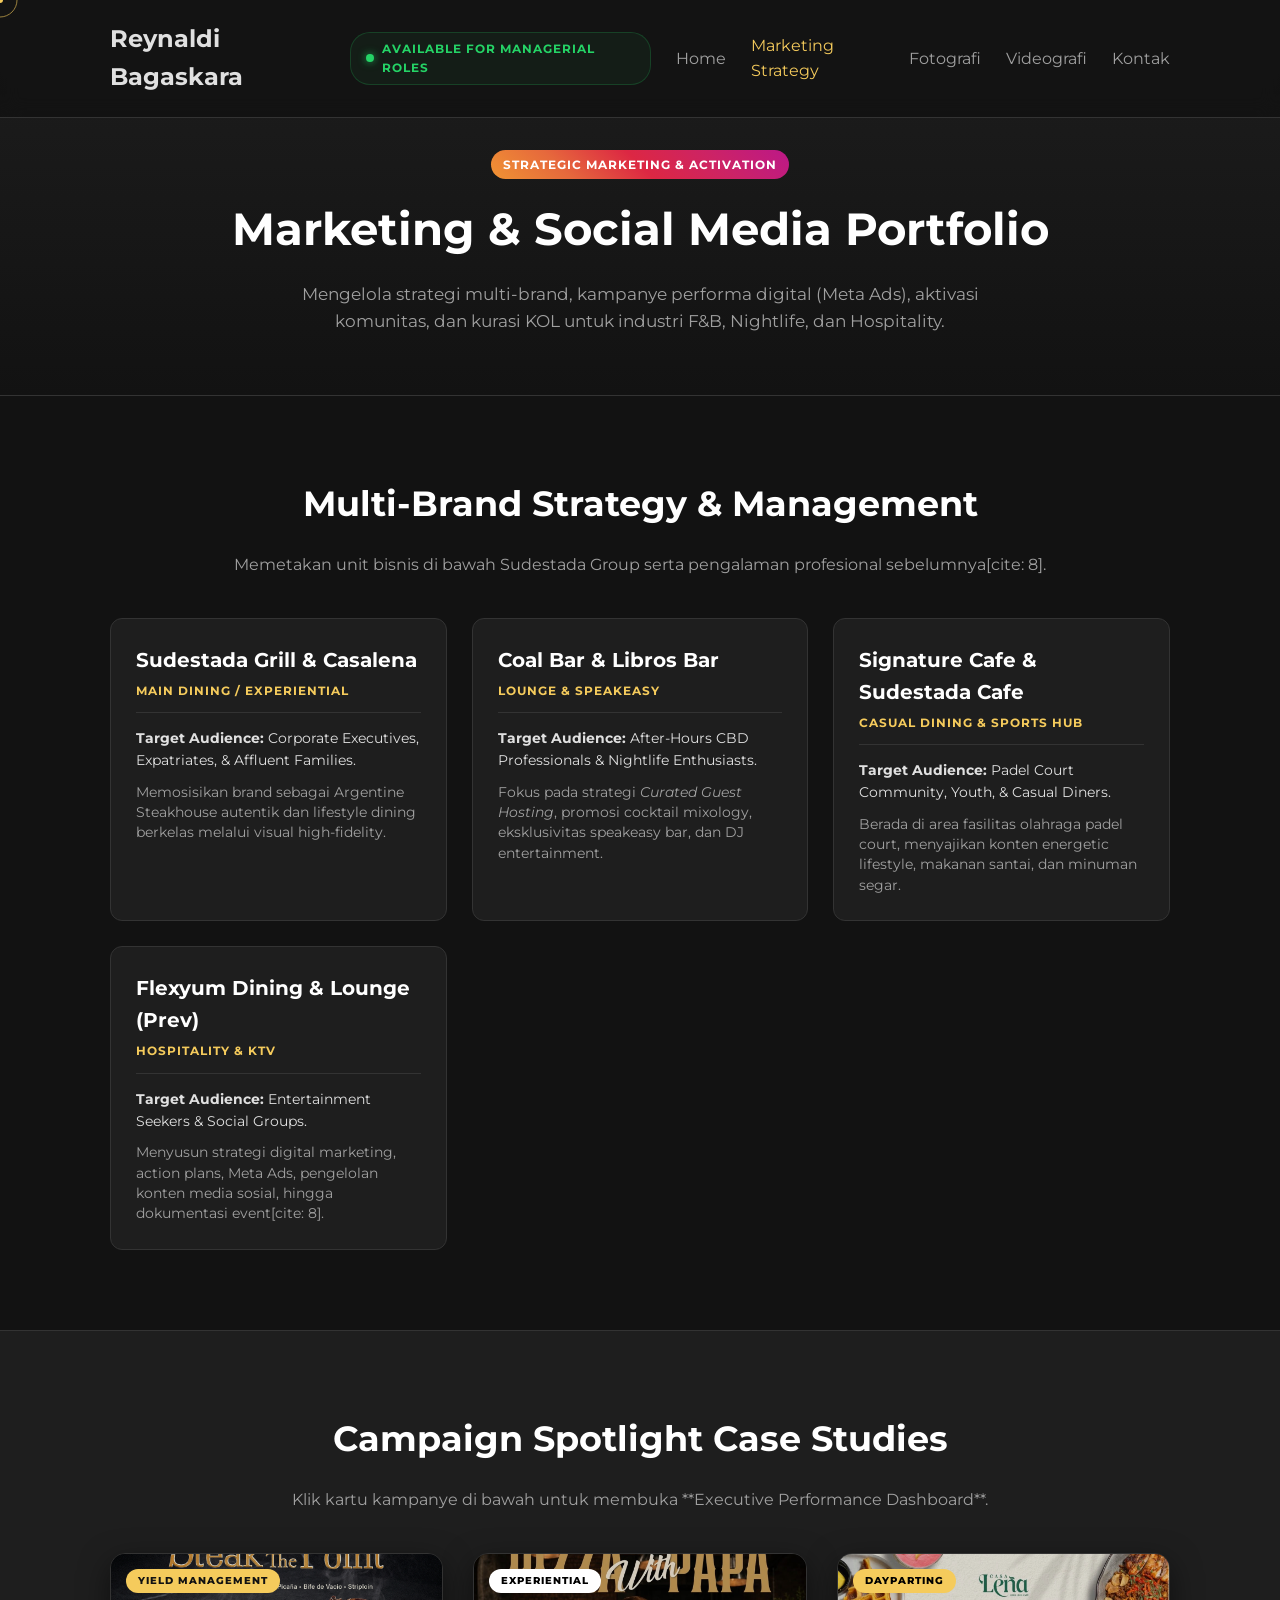
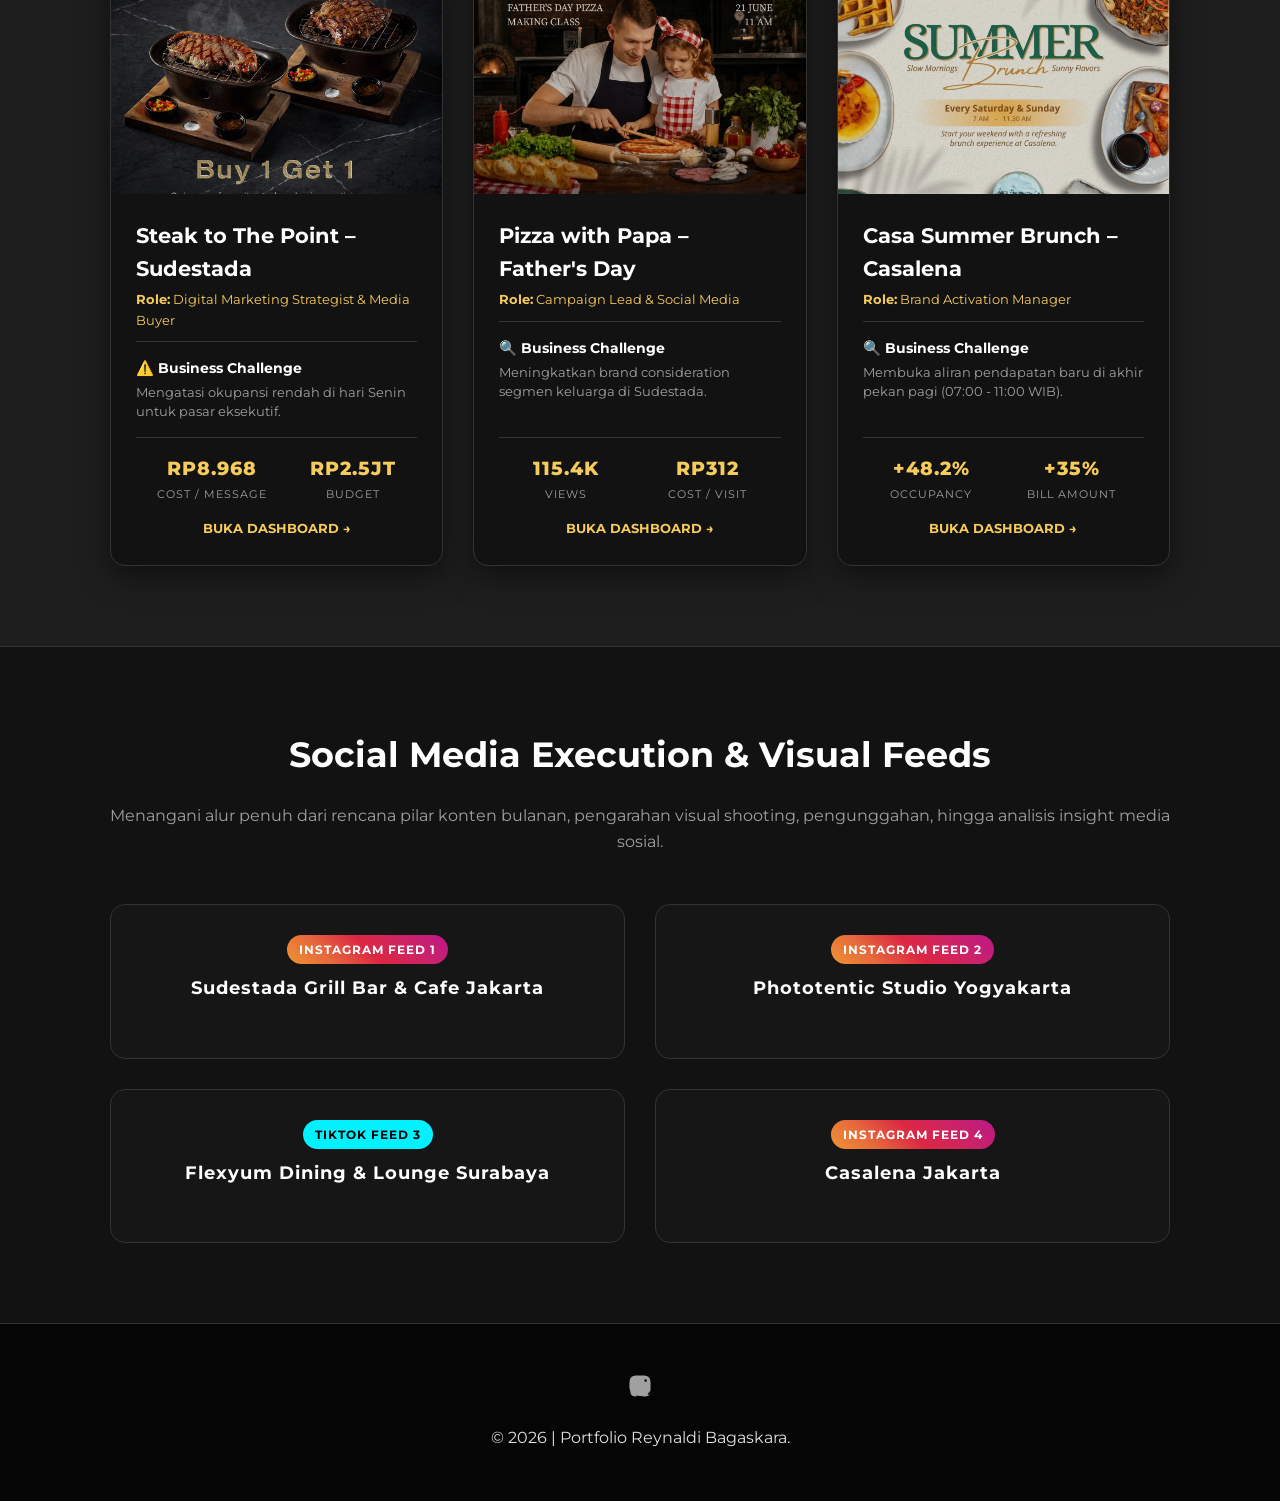
<file: marketing.html>
<!DOCTYPE html>
<html lang="id">
<head>
    <meta charset="UTF-8">
    <meta name="viewport" content="width=device-width, initial-scale=1.0">
    <title>Marketing & Social Media Portfolio - Reynaldi Bagaskara</title>
    <link href="https://fonts.googleapis.com/css2?family=Montserrat:wght@300;400;600;700;800&display=swap" rel="stylesheet">
    <link rel="stylesheet" href="style.css">
    <link href="https://unpkg.com/aos@2.3.1/dist/aos.css" rel="stylesheet">
</head>
<body>
    <div id="premium-loader">
        <div class="loader-content">
            <span class="loader-name">REYNALDI BAGASKARA</span>
            <span class="loader-title">Marketing Strategy & Brand Activation</span>
            <div class="loader-progress"></div>
        </div>
    </div>

    <header class="navbar">
        <div class="container">
            <a href="index.html" class="logo">Reynaldi Bagaskara</a>
            
            <div class="hiring-status" data-aos="fade-left">
                <span class="status-dot"></span>
                <span class="status-text">Available for Managerial Roles</span>
            </div>
            
            <nav class="nav-links">
                <ul>
                    <li><a href="index.html">Home</a></li>
                    <li><a href="marketing.html" class="active">Marketing Strategy</a></li>
                    <li><a href="fotografi.html">Fotografi</a></li>
                    <li><a href="videografi.html">Videografi</a></li>
                    <li><a href="index.html#contact">Kontak</a></li>
                </ul>
            </nav>
    
            <div class="burger-menu">
                <div class="burger-line"></div>
                <div class="burger-line"></div>
                <div class="burger-line"></div>
            </div>
        </div>
    </header>

    <main>
        <!-- PAGE HERO BANNER -->
        <section class="page-banner">
            <div class="container" data-aos="fade-up">
                <span class="badge badge-ig" style="margin-bottom: 15px;">STRATEGIC MARKETING & ACTIVATION</span>
                <h1>Marketing & Social Media Portfolio</h1>
                <p>Mengelola strategi multi-brand, kampanye performa digital (Meta Ads), aktivasi komunitas, dan kurasi KOL untuk industri F&B, Nightlife, dan Hospitality.</p>
            </div>
        </section>

        <!-- MULTI-BRAND MANAGEMENT MATRIX SECTION -->
        <section style="background-color: var(--bg-main); padding: 80px 0; border-bottom: 1px solid var(--border-color);">
            <div class="container">
                <h2 data-aos="fade-up">Multi-Brand Strategy & Management</h2>
                <p style="text-align: center; margin-bottom: 40px; color: var(--text-secondary);" data-aos="fade-up">Memetakan unit bisnis di bawah Sudestada Group serta pengalaman profesional sebelumnya[cite: 8].</p>

                <div class="brand-matrix-grid" data-aos="fade-up">
                    <div class="brand-matrix-card">
                        <div class="brand-header">
                            <h3>Sudestada Grill & Casalena</h3>
                            <span class="brand-tag">Main Dining / Experiential</span>
                        </div>
                        <p class="brand-target"><strong>Target Audience:</strong> Corporate Executives, Expatriates, & Affluent Families.</p>
                        <p class="brand-desc">Memosisikan brand sebagai Argentine Steakhouse autentik dan lifestyle dining berkelas melalui visual high-fidelity.</p>
                    </div>

                    <div class="brand-matrix-card">
                        <div class="brand-header">
                            <h3>Coal Bar & Libros Bar</h3>
                            <span class="brand-tag">Lounge & Speakeasy</span>
                        </div>
                        <p class="brand-target"><strong>Target Audience:</strong> After-Hours CBD Professionals & Nightlife Enthusiasts.</p>
                        <p class="brand-desc">Fokus pada strategi <em>Curated Guest Hosting</em>, promosi cocktail mixology, eksklusivitas speakeasy bar, dan DJ entertainment.</p>
                    </div>

                    <div class="brand-matrix-card">
                        <div class="brand-header">
                            <h3>Signature Cafe & Sudestada Cafe</h3>
                            <span class="brand-tag">Casual Dining & Sports Hub</span>
                        </div>
                        <p class="brand-target"><strong>Target Audience:</strong> Padel Court Community, Youth, & Casual Diners.</p>
                        <p class="brand-desc">Berada di area fasilitas olahraga padel court, menyajikan konten energetic lifestyle, makanan santai, dan minuman segar.</p>
                    </div>

                    <div class="brand-matrix-card">
                        <div class="brand-header">
                            <h3>Flexyum Dining & Lounge (Prev)</h3>
                            <span class="brand-tag">Hospitality & KTV</span>
                        </div>
                        <p class="brand-target"><strong>Target Audience:</strong> Entertainment Seekers & Social Groups.</p>
                        <p class="brand-desc">Menyusun strategi digital marketing, action plans, Meta Ads, pengelolan konten media sosial, hingga dokumentasi event[cite: 8].</p>
                    </div>
                </div>
            </div>
        </section>

        <!-- CAMPAIGN SPOTLIGHT & CASE STUDIES -->
        <section style="background-color: var(--bg-secondary); padding: 80px 0; border-bottom: 1px solid var(--border-color);">
            <div class="container">
                <h2 data-aos="fade-up">Campaign Spotlight Case Studies</h2>
                <p style="text-align: center; color: var(--text-secondary); margin-bottom: 40px;" data-aos="fade-up">Klik kartu kampanye di bawah untuk membuka **Executive Performance Dashboard**.</p>

                <div class="campaign-grid">
                    <!-- Case Study 1 -->
                    <div class="cs-card" data-aos="fade-up" onclick="openCampaignModal('steak')">
                        <div class="cs-visual-small">
                            <img src="gambar/steak-campaign-1.jpg" alt="Steak to the point visual" loading="lazy" onerror="this.src='gambar/fnb.jpg'">
                            <div class="cs-badge">YIELD MANAGEMENT</div>
                        </div>
                        <div class="cs-content-small">
                            <h3>Steak to The Point – Sudestada</h3>
                            <p class="cs-role"><strong>Role:</strong> Digital Marketing Strategist & Media Buyer</p>
                            <div class="cs-pillar">
                                <h4>⚠️ Business Challenge</h4>
                                <p>Mengatasi okupansi rendah di hari Senin untuk pasar eksekutif.</p>
                            </div>
                            <div class="cs-metrics-mini">
                                <div class="m-item"><span>Rp8.968</span> Cost / Message</div>
                                <div class="m-item"><span>Rp2.5Jt</span> Budget</div>
                            </div>
                            <p style="text-align: center; color: var(--highlight-color); font-size: 0.8rem; margin-top: 15px; font-weight: 700;">BUKA DASHBOARD &rarr;</p>
                        </div>
                    </div>

                    <!-- Case Study 2 -->
                    <div class="cs-card" data-aos="fade-up" data-aos-delay="100" onclick="openCampaignModal('pizza')">
                        <div class="cs-visual-small">
                            <img src="gambar/pizza-campaign-1.jpg" alt="Pizza with Papa visual" loading="lazy" onerror="this.src='gambar/acak23 (2).jpg'">
                            <div class="cs-badge" style="background:#fff; color:#000;">EXPERIENTIAL</div>
                        </div>
                        <div class="cs-content-small">
                            <h3>Pizza with Papa – Father's Day</h3>
                            <p class="cs-role"><strong>Role:</strong> Campaign Lead & Social Media</p>
                            <div class="cs-pillar">
                                <h4>🔍 Business Challenge</h4>
                                <p>Meningkatkan brand consideration segmen keluarga di Sudestada.</p>
                            </div>
                            <div class="cs-metrics-mini">
                                <div class="m-item"><span>115.4K</span> Views</div>
                                <div class="m-item"><span>Rp312</span> Cost / Visit</div>
                            </div>
                            <p style="text-align: center; color: var(--highlight-color); font-size: 0.8rem; margin-top: 15px; font-weight: 700;">BUKA DASHBOARD &rarr;</p>
                        </div>
                    </div>

                    <!-- Case Study 3 -->
                    <div class="cs-card" data-aos="fade-up" data-aos-delay="200" onclick="openCampaignModal('brunch')">
                        <div class="cs-visual-small">
                            <img src="gambar/brunch-campaign-1.jpg" alt="Casa Summer Brunch" loading="lazy" onerror="this.src='gambar/facad.jpg'">
                            <div class="cs-badge" style="background:var(--highlight-color); color:#000;">DAYPARTING</div>
                        </div>
                        <div class="cs-content-small">
                            <h3>Casa Summer Brunch – Casalena</h3>
                            <p class="cs-role"><strong>Role:</strong> Brand Activation Manager</p>
                            <div class="cs-pillar">
                                <h4>🔍 Business Challenge</h4>
                                <p>Membuka aliran pendapatan baru di akhir pekan pagi (07:00 - 11:00 WIB).</p>
                            </div>
                            <div class="cs-metrics-mini">
                                <div class="m-item"><span>+48.2%</span> Occupancy</div>
                                <div class="m-item"><span>+35%</span> Bill Amount</div>
                            </div>
                            <p style="text-align: center; color: var(--highlight-color); font-size: 0.8rem; margin-top: 15px; font-weight: 700;">BUKA DASHBOARD &rarr;</p>
                        </div>
                    </div>
                </div>
            </div>
        </section>

        <!-- SOCIAL MEDIA MANAGEMENT & LIVE FEEDS (INSTAGRAM & TIKTOK) -->
        <section id="socmed-management" style="background-color: var(--bg-main); padding: 80px 0;">
            <div class="container">
                <div style="margin-bottom: 50px; text-align: center;">
                    <h2 data-aos="fade-up" style="margin-left: 0;">Social Media Execution & Visual Feeds</h2>
                    <p style="color: var(--text-secondary);" data-aos="fade-up" data-aos-delay="100">Menangani alur penuh dari rencana pilar konten bulanan, pengarahan visual shooting, pengunggahan, hingga analisis insight media sosial.</p>
                </div>

                <div class="feed-grid-container">
                    <div class="live-feed-wrapper" data-aos="fade-up">
                        <div style="display: flex; flex-direction: column; align-items: center; justify-content: center; gap: 10px; margin-bottom: 25px; text-align: center;">
                            <span class="badge badge-ig">Instagram Feed 1</span>
                            <h3 style="font-size: 1.1rem; letter-spacing: 1px;">Sudestada Grill Bar & Cafe Jakarta</h3>
                        </div>
                        <div style="width: 100%;">
                            <script src="https://elfsightcdn.com/platform.js" async></script>
                            <div class="elfsight-app-d257a057-1bf6-4374-a1f6-c4956a45dc3e" data-elfsight-app-lazy style="width: 100%;"></div>
                        </div>
                    </div>

                    <div class="live-feed-wrapper" data-aos="fade-up" data-aos-delay="100">
                        <div style="display: flex; flex-direction: column; align-items: center; justify-content: center; gap: 10px; margin-bottom: 25px; text-align: center;">
                            <span class="badge badge-ig">Instagram Feed 2</span>
                            <h3 style="font-size: 1.1rem; letter-spacing: 1px;">Phototentic Studio Yogyakarta</h3>
                        </div>
                        <div style="width: 100%;">
                            <div class="elfsight-app-17acafec-d519-4b70-ab26-e9f66c16e8ef" data-elfsight-app-lazy style="width: 100%;"></div>
                        </div>
                    </div>

                    <div class="live-feed-wrapper" data-aos="fade-up" data-aos-delay="200">
                        <div style="display: flex; flex-direction: column; align-items: center; justify-content: center; gap: 10px; margin-bottom: 25px; text-align: center;">
                            <span class="badge badge-tiktok">TikTok Feed 3</span>
                            <h3 style="font-size: 1.1rem; letter-spacing: 1px;">Flexyum Dining & Lounge Surabaya</h3>
                        </div>
                        <div style="width: 100%;">
                            <div class="elfsight-app-3e53cae9-24f3-44dc-8c9d-e6dde6a5f88a" data-elfsight-app-lazy style="width: 100%;"></div>
                        </div>
                    </div>

                    <div class="live-feed-wrapper" data-aos="fade-up" data-aos-delay="300">
                        <div style="display: flex; flex-direction: column; align-items: center; justify-content: center; gap: 10px; margin-bottom: 25px; text-align: center;">
                            <span class="badge badge-ig">Instagram Feed 4</span>
                            <h3 style="font-size: 1.1rem; letter-spacing: 1px;">Casalena Jakarta</h3>
                        </div>
                        <div style="width: 100%;">
                            <div class="elfsight-app-f67fad80-0231-4afa-8f68-9b731bd76a5e" data-elfsight-app-lazy style="width: 100%;"></div>
                        </div>
                    </div>
                </div>
            </div>
        </section>
    </main>

    <!-- EXECUTIVE DASHBOARD MODAL -->
    <div id="campaign-modal" class="category-modal">
        <div class="category-modal-content" style="text-align: left; max-width: 900px; background: var(--bg-secondary); padding: 40px; border-radius: 20px; border: 1px solid var(--border-color); max-height: 90vh; overflow-y: auto;">
            <span class="category-modal-close" onclick="closeCampaignModal()">&times;</span>
            <div id="modal-body-content"></div>
        </div>
    </div>

    <div class="cursor-dot"></div>
    <div class="cursor-ring"></div>

    <script src="https://unpkg.com/aos@2.3.1/dist/aos.js"></script>
    <script>
        AOS.init();
        const campaignDataStore = {
            'steak': {
                title: 'Steak to The Point – Yield Management Campaign',
                subtitle: 'Sudestada Grill Bar & Cafe Jakarta | Target: Monday Occupancy Boost',
                kpis: [{ label: 'Budget', value: 'Rp 2.5 Juta' }, { label: 'Cost / Msg', value: 'Rp 8.968' }, { label: 'Focus', value: 'Yield Optimization' }],
                metaDesc: 'Menjalankan Meta Ads dengan alokasi budget terukur Rp2.500.000/bulan dan berhasil mencatatkan Cost per Message yang sangat efisien di angka Rp8.968.'
            },
            'pizza': {
                title: 'Pizza with Papa – Experiential Activation',
                subtitle: 'Sudestada Grill Bar & Cafe Jakarta | International Father\'s Day',
                kpis: [{ label: 'Total Views', value: '115.4K' }, { label: 'Engagement', value: '1.658' }, { label: 'Cost / Visit', value: 'Rp 312' }],
                metaDesc: 'Aktivasi interaktif Hari Ayah Internasional menghasilkan performa Meta Ads luar biasa: total 115.4K views, 1.658 engagement, dan Cost per Profile Visit Rp312.'
            },
            'brunch': {
                title: 'Casa Summer Brunch – Dayparting Strategy',
                subtitle: 'Casalena Jakarta | Weekend Morning Revenue Stream',
                kpis: [{ label: 'Occupancy', value: '+48.2%' }, { label: 'Bill Amount', value: '+35%' }, { label: 'Status', value: 'Permanent' }],
                metaDesc: 'Strategi pembukaan jam operasional pagi akhir pekan di Casalena berhasil mendongkrak sitting occupancy hingga 48.2% dan meningkatkan rata-rata bill amount 35%.'
            }
        };

        function openCampaignModal(key) {
            const data = campaignDataStore[key];
            const modal = document.getElementById('campaign-modal');
            const body = document.getElementById('modal-body-content');
            if(!data) return;

            let kpiHTML = data.kpis.map(k => `
                <div style="background: rgba(245, 203, 92, 0.05); border: 1px solid rgba(245, 203, 92, 0.2); padding: 15px; border-radius: 10px; text-align: center;">
                    <span style="display: block; font-size: 1.2rem; font-weight: 800; color: var(--highlight-color);">${k.value}</span>
                    <span style="font-size: 0.75rem; color: var(--text-secondary); text-transform: uppercase;">${k.label}</span>
                </div>
            `).join('');

            body.innerHTML = `
                <span class="badge badge-ig" style="margin-bottom: 10px;">EXECUTIVE REPORT</span>
                <h2 style="color: #fff; margin-bottom: 5px; font-size: 1.6rem;">${data.title}</h2>
                <p style="color: var(--highlight-color); font-size: 0.85rem; margin-bottom: 20px; font-weight: 600;">${data.subtitle}</p>
                <div style="display: grid; grid-template-columns: repeat(3, 1fr); gap: 15px; margin-bottom: 25px;">${kpiHTML}</div>
                <h3 style="color: #fff; font-size: 1rem; margin-bottom: 8px;">🎯 Strategi & Eksekusi</h3>
                <p style="color: var(--text-secondary); font-size: 0.9rem; line-height: 1.6;">${data.metaDesc}</p>
            `;
            modal.classList.add('active');
            document.body.style.overflow = 'hidden';
        }

        function closeCampaignModal() {
            document.getElementById('campaign-modal').classList.remove('active');
            document.body.style.overflow = 'auto';
        }
    </script>
    <script src="script.js"></script>
    <footer>
        <div class="social-links">
            <a href="https://www.instagram.com/motretsembarang_" target="_blank" class="social-icon">
                <svg xmlns="http://www.w3.org/2000/svg" viewBox="0 0 448 512" width="24" height="24" fill="currentColor"><path d="M224.1 141c-63.6 0-114.9 51.3-114.9 114.9s51.3 114.9 114.9 114.9S339 319.5 339 255.9 287.7 141 224.1 141zm0 189.6c-41.1 0-74.7-33.5-74.7-74.7s33.5-74.7 74.7-74.7 74.7 33.5 74.7 74.7-33.6 74.7-74.7 74.7zm146.4-194.3c0 14.9-12 26.8-26.8 26.8-14.9 0-26.8-12-26.8-26.8s12-26.8 26.8-26.8 26.8 12 26.8 26.8zm76.1 27.2c-1.7-35.9-9.9-67.7-36.2-93.9-26.2-26.2-58-34.4-93.9-36.2-37-2.1-147.9-2.1-184.9 0-35.8 1.7-67.6 9.9-93.9 36.1s-34.4 58-36.2 93.9-2.1 37-2.1 147.9 0 184.9 1.7 35.9 9.9 67.7 36.2 93.9 26.2 26.2 58 34.4 93.9 36.2 37 2.1 147.9 2.1 184.9 0 35.9-1.7 67.7-9.9 93.9-36.2 26.2-26.2 34.4-58 36.2-93.9 2.1-37 2.1-147.8 0-184.8zM398.8 388c-7.8 19.6-22.9 34.7-42.6 42.6-29.5 11.7-99.5 9-132.1 9s-102.7 2.6-132.1-9c-19.6-7.8-34.7-22.9-42.6-42.6-11.7-29.5-9-99.5-9-132.1s-2.6-102.7 9-132.1c7.8-19.6 22.9-34.7 42.6-42.6 29.5-11.7 99.5-9 132.1-9s102.7-2.6 132.1 9c19.6 7.8 34.7 22.9 42.6 42.6 11.7 29.5 9 99.5 9 132.1s2.7 102.7-9 132.1z"/></svg>
            </a>
        </div>
        <p>&copy; 2026 | Portfolio Reynaldi Bagaskara.</p>
    </footer>
</body>
</html>
</file>
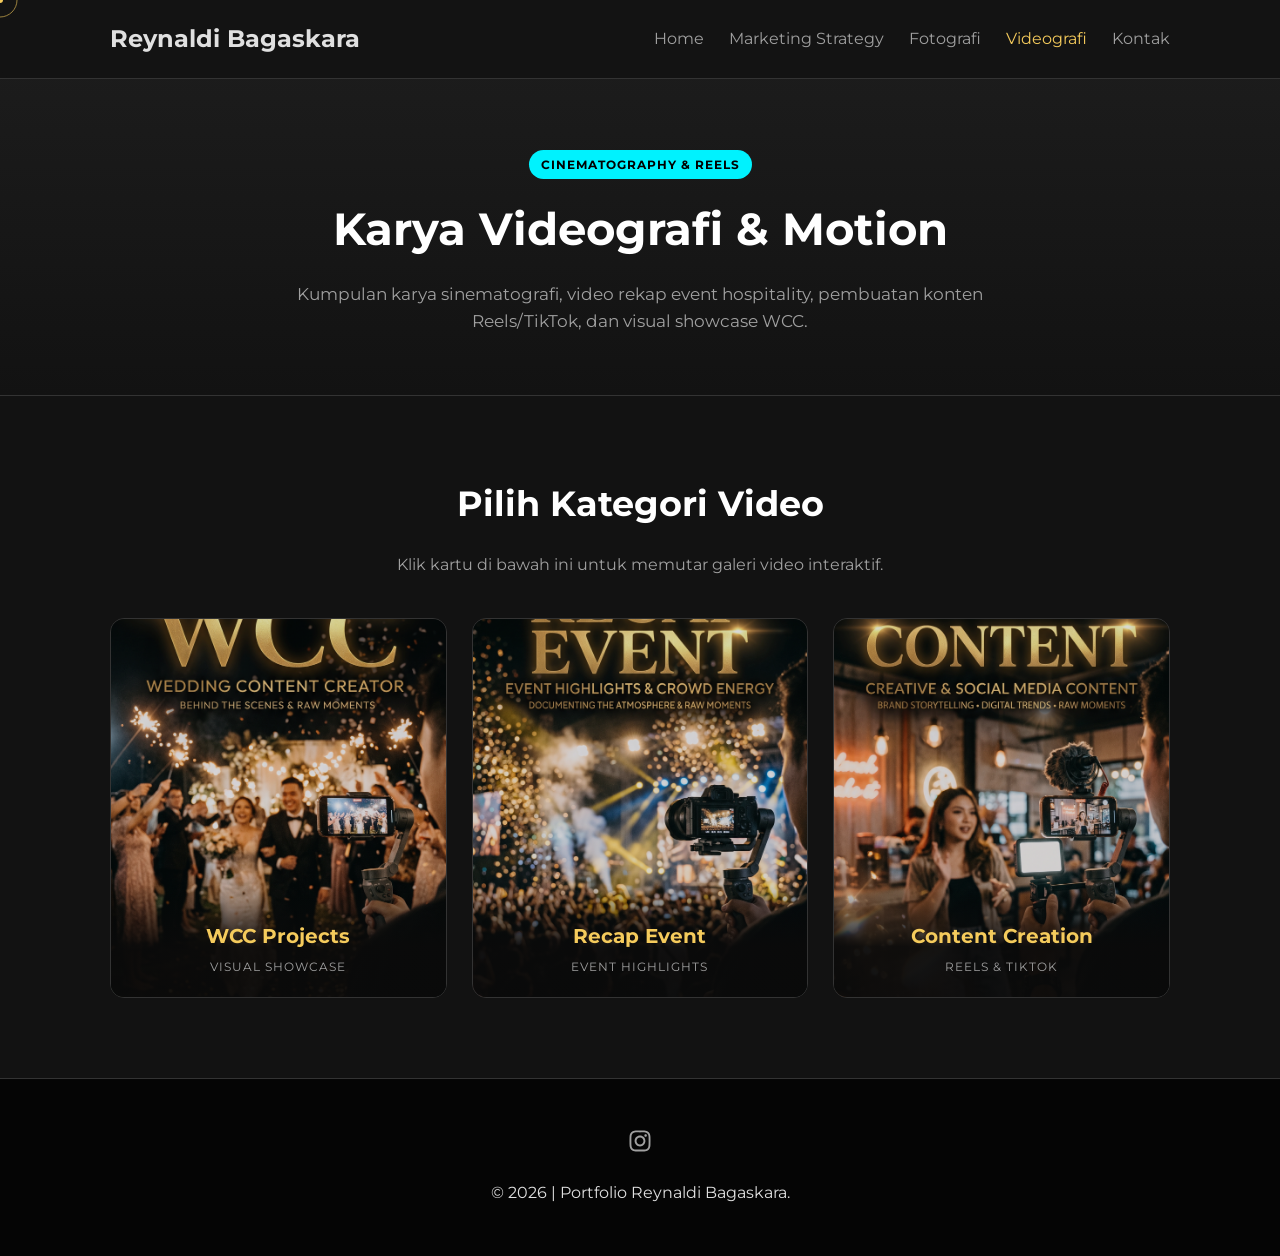
<file: videografi.html>
<!DOCTYPE html>
<html lang="id">
<head>
    <meta charset="UTF-8">
    <meta name="viewport" content="width=device-width, initial-scale=1.0">
    <title>Portofolio Videografi - Reynaldi Bagaskara</title>
    <link href="https://fonts.googleapis.com/css2?family=Montserrat:wght@300;400;600;700;800&display=swap" rel="stylesheet">
    <link rel="stylesheet" href="style.css">
    <link href="https://unpkg.com/aos@2.3.1/dist/aos.css" rel="stylesheet">
</head>
<body>
    <header class="navbar">
        <div class="container">
            <a href="index.html" class="logo">Reynaldi Bagaskara</a>
            <nav class="nav-links">
                <ul>
                    <li><a href="index.html">Home</a></li>
                    <li><a href="marketing.html">Marketing Strategy</a></li>
                    <li><a href="fotografi.html">Fotografi</a></li>
                    <li><a href="videografi.html" class="active">Videografi</a></li>
                    <li><a href="index.html#contact">Kontak</a></li>
                </ul>
            </nav>
            <div class="burger-menu">
                <div class="burger-line"></div>
                <div class="burger-line"></div>
                <div class="burger-line"></div>
            </div>
        </div>
    </header>

    <main>
        <section class="page-banner">
            <div class="container" data-aos="fade-up">
                <span class="badge badge-tiktok" style="margin-bottom: 15px;">CINEMATOGRAPHY & REELS</span>
                <h1>Karya Videografi & Motion</h1>
                <p>Kumpulan karya sinematografi, video rekap event hospitality, pembuatan konten Reels/TikTok, dan visual showcase WCC.</p>
            </div>
        </section>

        <!-- KATEGORI VIDEO PORTRAIT -->
        <section style="padding: 80px 0;">
            <div class="container">
                <h2 data-aos="fade-up">Pilih Kategori Video</h2>
                <p style="text-align: center; color: var(--text-secondary); margin-bottom: 40px;" data-aos="fade-up">Klik kartu di bawah ini untuk memutar galeri video interaktif.</p>
                
                <div class="category-static-wrapper" data-aos="fade-up">
                    <div class="category-grid-static" style="justify-content: center;">
                        <div class="cat-card" onclick="openVideoCategory('wcc')">
                            <img src="gambar/wcc.jpg" alt="WCC" loading="lazy" onerror="this.src='gambar/acak23 (2).jpg'">
                            <div class="cat-overlay"><h3>WCC Projects</h3><p>Visual Showcase</p></div>
                        </div>
                        <div class="cat-card" onclick="openVideoCategory('recap')">
                            <img src="gambar/event.jpg" alt="Recap" loading="lazy" onerror="this.src='gambar/facad.jpg'">
                            <div class="cat-overlay"><h3>Recap Event</h3><p>Event Highlights</p></div>
                        </div>
                        <div class="cat-card" onclick="openVideoCategory('content')">
                            <img src="gambar/content.jpg" alt="Content" loading="lazy" onerror="this.src='gambar/fnb.jpg'">
                            <div class="cat-overlay"><h3>Content Creation</h3><p>Reels & TikTok</p></div>
                        </div>
                    </div> 
                </div>
            </div>
        </section>
    </main>

    <!-- MODAL KATEGORI VIDEO -->
    <div id="video-modal" class="video-modal">
        <div class="video-modal-content">
            <span class="video-modal-close" onclick="closeVideoCategory()">&times;</span>
            <h2 id="video-category-title" style="color: var(--highlight-color); margin-bottom: 30px; text-transform: uppercase;"></h2>
            <div id="video-grid-modal" class="video-grid-modal"></div>
        </div>
    </div>
    
    <div class="cursor-dot"></div>
    <div class="cursor-ring"></div>

    <script src="https://unpkg.com/aos@2.3.1/dist/aos.js"></script>
    <script src="script.js"></script>
    <footer>
        <div class="social-links">
            <a href="https://www.instagram.com/motretsembarang_" target="_blank" class="social-icon">
                <svg xmlns="http://www.w3.org/2000/svg" viewBox="0 0 448 512" width="24" height="24" fill="currentColor"><path d="M224.1 141c-63.6 0-114.9 51.3-114.9 114.9s51.3 114.9 114.9 114.9S339 319.5 339 255.9 287.7 141 224.1 141zm0 189.6c-41.1 0-74.7-33.5-74.7-74.7s33.5-74.7 74.7-74.7 74.7 33.5 74.7 74.7-33.6 74.7-74.7 74.7zm146.4-194.3c0 14.9-12 26.8-26.8 26.8-14.9 0-26.8-12-26.8-26.8s12-26.8 26.8-26.8 26.8 12 26.8 26.8zm76.1 27.2c-1.7-35.9-9.9-67.7-36.2-93.9-26.2-26.2-58-34.4-93.9-36.2-37-2.1-147.9-2.1-184.9 0-35.8 1.7-67.6 9.9-93.9 36.1s-34.4 58-36.2 93.9c-2.1 37-2.1 147.9 0 184.9 1.7 35.9 9.9 67.7 36.2 93.9 26.2 26.2 58 34.4 93.9 36.2 37 2.1 147.9 2.1 184.9 0 35.9-1.7 67.7-9.9 93.9-36.2 26.2-26.2 34.4-58 36.2-93.9 2.1-37 2.1-147.8 0-184.8zM398.8 388c-7.8 19.6-22.9 34.7-42.6 42.6-29.5 11.7-99.5 9-132.1 9s-102.7 2.6-132.1-9c-19.6-7.8-34.7-22.9-42.6-42.6-11.7-29.5-9-99.5-9-132.1s-2.6-102.7 9-132.1c7.8-19.6 22.9-34.7 42.6-42.6 29.5-11.7 99.5-9 132.1-9s102.7-2.6 132.1 9c19.6 7.8 34.7 22.9 42.6 42.6 11.7 29.5 9 99.5 9 132.1s2.7 102.7-9 132.1z"/></svg>
            </a>
        </div>
        <p>&copy; 2026 | Portfolio Reynaldi Bagaskara.</p>
    </footer>
</body>
</html>
</file>
<file: style.css>
/* ----- 0. PENGATURAN DASAR & VARIABEL (DARK MODE ELEGANT) ----- */
:root { --bg-main: #121212; --bg-secondary: #1E1E1E; --text-primary: #E0E0E0; --text-secondary: #A0A0A0; --highlight-color: #F5CB5C; --nav-bg: rgba(18, 18, 18, 0.85); --border-color: #333333; }
* { box-sizing: border-box; margin: 0; padding: 0; }
html { scroll-behavior: smooth; overflow-x: hidden; }
body { font-family: 'Montserrat', sans-serif; line-height: 1.6; color: var(--text-primary); background-color: var(--bg-main); width: 100%; max-width: 100vw; }
.container { max-width: 1100px; margin: 0 auto; padding: 0 20px; width: 100%; }
h1, h2, h3 { font-weight: 700; color: #FFFFFF; }
h2 { text-align: center; font-size: 2.2rem; margin-bottom: 20px; }
section { padding: 80px 0; }
img, video { max-width: 100%; height: auto; display: block; }

/* ----- 1. NAVBAR MODERN BLUR ----- */
.navbar { position: fixed; top: 0; left: 0; width: 100%; background: var(--nav-bg); backdrop-filter: blur(10px); -webkit-backdrop-filter: blur(10px); border-bottom: 1px solid var(--border-color); z-index: 3000; transition: transform 0.4s cubic-bezier(0.3, 1, 0.2, 1), background 0.3s; }
.navbar .container { display: flex; justify-content: space-between; align-items: center; padding-top: 20px; padding-bottom: 20px; }
.navbar .logo { font-size: 1.5rem; font-weight: 700; text-decoration: none; color: var(--text-primary); transition: color 0.3s ease; }
.nav-links ul { display: flex; list-style: none; align-items: center; }
.nav-links li { margin-left: 25px; }
.nav-links a { text-decoration: none; color: var(--text-secondary); font-weight: 400; transition: color 0.3s ease; position: relative; padding-bottom: 5px; }
.nav-links a:hover, .nav-links a.active { color: var(--highlight-color); }
.nav-links a::after { content: ''; position: absolute; bottom: 0; left: 50%; transform: translateX(-50%); width: 0; height: 2px; background-color: var(--highlight-color); transition: width 0.3s ease-out; }
.nav-links a:hover::after { width: 100%; }
.nav-links a.active::after { width: 0; }
.navbar.nav-hidden { transform: translateY(-100%); }

/* ----- 2. PAGE BANNER HEADER (SUBPAGES) ----- */
.page-banner { padding-top: 150px; padding-bottom: 60px; background: linear-gradient(to bottom, var(--bg-secondary), var(--bg-main)); border-bottom: 1px solid var(--border-color); text-align: center; }
.page-banner h1 { font-size: 2.8rem; margin-bottom: 15px; }
.page-banner p { color: var(--text-secondary); max-width: 750px; margin: 0 auto; font-size: 1.05rem; }

/* ----- 3. HUB PILLARS GRID (HOMEPAGE 3 CARDS) ----- */
.hub-pillars-grid { display: grid; grid-template-columns: repeat(auto-fit, minmax(300px, 1fr)); gap: 30px; margin-top: 20px; }
.pillar-card { background: var(--bg-main); border: 1px solid var(--border-color); border-radius: 15px; overflow: hidden; transition: transform 0.4s ease, border-color 0.4s ease, box-shadow 0.4s ease; display: flex; flex-direction: column; cursor: pointer; }
.pillar-card:hover { transform: translateY(-10px); border-color: var(--highlight-color); box-shadow: 0 15px 35px rgba(245, 203, 92, 0.15); }
.pillar-img-wrapper { position: relative; height: 230px; overflow: hidden; }
.pillar-img-wrapper img { width: 100%; height: 100%; object-fit: cover; transition: transform 0.5s ease; filter: brightness(0.8); }
.pillar-card:hover .pillar-img-wrapper img { transform: scale(1.08); filter: brightness(1); }
.pillar-badge { position: absolute; top: 15px; left: 15px; background: rgba(18, 18, 18, 0.85); backdrop-filter: blur(8px); color: var(--highlight-color); border: 1px solid var(--highlight-color); padding: 4px 12px; font-size: 0.7rem; font-weight: 700; border-radius: 20px; letter-spacing: 1px; }
.pillar-content { padding: 30px; flex: 1; display: flex; flex-direction: column; justify-content: space-between; }
.pillar-content h3 { font-size: 1.4rem; margin-bottom: 12px; color: #fff; }
.pillar-content p { color: var(--text-secondary); font-size: 0.9rem; margin-bottom: 25px; line-height: 1.6; }
.pillar-link-btn { color: var(--highlight-color); text-decoration: none; font-weight: 700; font-size: 0.9rem; text-transform: uppercase; letter-spacing: 1px; transition: padding-left 0.3s ease; }
.pillar-card:hover .pillar-link-btn { padding-left: 5px; }

/* ----- 4. BRAND STRATEGY MATRIX (MARKETING PAGE) ----- */
.brand-matrix-grid { display: grid; grid-template-columns: repeat(auto-fit, minmax(260px, 1fr)); gap: 25px; }
.brand-matrix-card { background: var(--bg-secondary); border: 1px solid var(--border-color); padding: 25px; border-radius: 12px; transition: border-color 0.3s ease; }
.brand-matrix-card:hover { border-color: var(--highlight-color); }
.brand-header { margin-bottom: 15px; border-bottom: 1px solid var(--border-color); padding-bottom: 10px; }
.brand-header h3 { font-size: 1.25rem; color: #fff; }
.brand-tag { font-size: 0.75rem; color: var(--highlight-color); font-weight: 700; text-transform: uppercase; letter-spacing: 1px; display: inline-block; margin-top: 5px; }
.brand-target { font-size: 0.85rem; color: var(--text-primary); margin-bottom: 10px; }
.brand-desc { font-size: 0.85rem; color: var(--text-secondary); line-height: 1.5; }

/* ----- 5. HERO & SECTION STYLE ASLI ----- */
.hero { min-height: 85vh; display: flex; justify-content: center; align-items: center; text-align: center; color: #fff; padding: 140px 20px 80px 20px; background-image: linear-gradient(rgba(18,18,18,0.7), rgba(18,18,18,0.9)), url('gambar/acak23 (2).jpg'); background-position: center; background-size: cover; background-repeat: no-repeat; }
.hero-content h1 { font-size: 3rem; margin-bottom: 15px; max-width: 900px; margin-left: auto; margin-right: auto; }
.hero-content p { font-size: 1.15rem; font-weight: 300; margin-bottom: 30px; color: var(--text-secondary); max-width: 750px; margin-left: auto; margin-right: auto; }
.about-section { background-color: var(--bg-main); }
.about-content { display: flex; align-items: center; gap: 40px; }
.profile-pic { width: 280px; height: 280px; object-fit: cover; border-radius: 50%; box-shadow: 0 4px 20px rgba(0,0,0,0.5); flex-shrink: 0; }
.about-text { flex: 1; }

.cta-button { display: inline-block; background: transparent; color: var(--highlight-color); border: 1px solid var(--highlight-color); padding: 12px 25px; text-decoration: none; border-radius: 5px; font-weight: 700; transition: all 0.3s ease; }
.cta-button:hover { background: var(--highlight-color); color: var(--bg-main); }

/* ----- 6. CAMPAIGN GRID (3 KOLOM RAPI) ----- */
.campaign-grid { display: grid; grid-template-columns: repeat(auto-fit, minmax(320px, 1fr)); gap: 30px; margin-top: 40px; }
.cs-card { background: var(--bg-main); border-radius: 15px; border: 1px solid var(--border-color); overflow: hidden; display: flex; flex-direction: column; transition: transform 0.4s ease, border-color 0.4s ease, box-shadow 0.4s ease; box-shadow: 0 10px 30px rgba(0,0,0,0.5); cursor: pointer; }
.cs-card:hover { transform: translateY(-10px); border-color: var(--highlight-color); box-shadow: 0 15px 40px rgba(0,0,0,0.8); }
.cs-visual-small { height: 240px; position: relative; overflow: hidden; }
.cs-visual-small img { width: 100%; height: 100%; object-fit: cover; filter: brightness(0.85); transition: filter 0.3s ease, transform 0.5s ease; }
.cs-card:hover .cs-visual-small img { filter: brightness(1.1); transform: scale(1.05); }
.cs-badge { position: absolute; top: 15px; left: 15px; background: var(--highlight-color); color: var(--bg-main); font-weight: 800; font-size: 0.65rem; padding: 4px 12px; border-radius: 20px; letter-spacing: 1px; z-index: 2; }
.cs-content-small { padding: 25px; flex: 1; display: flex; flex-direction: column; }
.cs-content-small h3 { font-size: 1.3rem; margin-bottom: 5px; color: #fff; }
.cs-role { color: var(--highlight-color); font-size: 0.8rem; margin-bottom: 15px; border-bottom: 1px solid var(--border-color); padding-bottom: 10px; }
.cs-pillar { margin-bottom: 15px; }
.cs-pillar h4 { font-size: 0.9rem; color: #fff; margin-bottom: 3px; }
.cs-pillar p { font-size: 0.8rem; color: var(--text-secondary); line-height: 1.5; }
.cs-metrics-mini { display: flex; justify-content: space-around; padding-top: 15px; border-top: 1px solid var(--border-color); margin-top: auto; }
.m-item { text-align: center; font-size: 0.7rem; color: var(--text-secondary); text-transform: uppercase; letter-spacing: 1px; }
.m-item span { display: block; font-size: 1.2rem; font-weight: 800; color: var(--highlight-color); margin-bottom: 3px; }

/* =========================================
   KATEGORI PORTRAIT (FOTO & VIDEO)
   ========================================= */
.category-static-wrapper { width: 100%; margin-top: 10px; }
.category-grid-static { display: grid; grid-template-columns: repeat(auto-fit, minmax(240px, 1fr)); gap: 25px; width: 100%; }

/* Mengunci rasio kartu menjadi PORTRAIT (Tegak: tinggi lebih besar dari lebar) */
.cat-card { position: relative; height: 380px; width: 100%; border-radius: 14px; overflow: hidden; cursor: pointer; border: 1px solid var(--border-color); transition: transform 0.4s cubic-bezier(0.25, 1, 0.5, 1), border-color 0.4s ease, box-shadow 0.4s ease; background: var(--bg-secondary); }
.cat-card img { width: 100%; height: 100%; object-fit: cover; transition: transform 0.6s cubic-bezier(0.25, 1, 0.5, 1), filter 0.4s ease; filter: brightness(0.85); }
.cat-overlay { position: absolute; bottom: 0; left: 0; width: 100%; padding: 35px 20px 20px; background: linear-gradient(to top, rgba(10,10,10,0.95) 45%, rgba(10,10,10,0.3) 80%, transparent); text-align: center; }
.cat-overlay h3 { font-size: 1.25rem; margin-bottom: 5px; color: var(--highlight-color); }
.cat-overlay p { font-size: 0.75rem; color: var(--text-secondary); text-transform: uppercase; letter-spacing: 1px; }
.cat-card:hover { border-color: var(--highlight-color); transform: translateY(-8px); box-shadow: 0 15px 30px rgba(245, 203, 92, 0.15); }
.cat-card:hover img { transform: scale(1.08); filter: brightness(1.05); }

/* ----- 8. MODALS & LIGHTBOX ----- */
.category-modal, .video-modal { position: fixed; top: 0; left: 0; width: 100%; height: 100%; background: rgba(10, 10, 10, 0.98); z-index: 5000; display: none; overflow-y: auto; padding: 50px 20px; }
.category-modal.active, .video-modal.active { display: block; }
.category-modal-content, .video-modal-content { max-width: 1200px; margin: 0 auto; text-align: center; }
.category-modal-close, .video-modal-close { position: fixed; top: 20px; right: 40px; font-size: 3rem; color: #fff; cursor: pointer; z-index: 5001; }
.category-photos-grid { column-count: 3; column-gap: 15px; margin-top: 25px; }
.category-photos-grid img { width: 100%; border-radius: 8px; margin-bottom: 15px; cursor: zoom-in; transition: transform 0.3s; display: block; }
.category-photos-grid img:hover { transform: scale(1.02); }
.category-pdf-btn { display: inline-flex; align-items: center; background: transparent; color: var(--highlight-color); border: 1px solid var(--highlight-color); padding: 12px 25px; text-decoration: none; border-radius: 30px; font-weight: 700; font-size: 0.9rem; margin-bottom: 20px; transition: all 0.3s ease; text-transform: uppercase; letter-spacing: 1px; }
.category-pdf-btn:hover { background: var(--highlight-color); color: var(--bg-main); transform: translateY(-3px); }

@media(max-width: 768px) { .category-photos-grid { column-count: 2; } }
@media(max-width: 480px) { .category-photos-grid { column-count: 1; } }

.video-grid-modal { display: grid; grid-template-columns: repeat(auto-fit, minmax(280px, 1fr)); gap: 25px; margin-top: 30px; }
.video-grid-modal video { width: 100%; border-radius: 12px; background: #000; outline: none; border: 1px solid var(--border-color); }

.lightbox { position: fixed; z-index: 6000; top: 0; left: 0; width: 100%; height: 100%; background: rgba(10, 10, 10, 0.95); display: none; justify-content: center; align-items: center; padding: 20px; }
.lightbox.active { display: flex; }
.lightbox-content { max-width: 90%; max-height: 90%; object-fit: contain; border-radius: 5px; }
.lightbox-close { position: absolute; top: 20px; right: 40px; font-size: 3rem; color: var(--text-primary); cursor: pointer; }

/* ----- 9. HORIZONTAL SCROLL SHOWCASE ----- */
.horizon-wrapper { overflow: hidden; background-color: #050505; position: relative; z-index: 10; }
.horizon-container { display: flex; flex-wrap: nowrap; width: fit-content; height: 100vh; align-items: center; padding-left: 10vw; padding-right: 10vw; }
.horizon-intro { flex-shrink: 0; width: 40vw; margin-right: 5vw; }
.horizon-intro h2 { text-align: left; font-size: 3.5rem; line-height: 1.1; margin-bottom: 20px; }
.horizon-item { flex-shrink: 0; width: 70vw; height: 70vh; margin-right: 5vw; position: relative; border-radius: 5px; overflow: hidden; box-shadow: 0 20px 40px rgba(0,0,0,0.8); }
.horizon-item img { width: 100%; height: 100%; object-fit: cover; filter: brightness(0.8); transition: filter 0.5s ease, transform 0.5s ease; }
.horizon-item:hover img { filter: brightness(1.1); transform: scale(1.02); }
.horizon-caption { position: absolute; bottom: 30px; left: 30px; color: #fff; font-size: 1.2rem; font-weight: 700; letter-spacing: 2px; text-transform: uppercase; }

/* ----- 10. SOCIAL MEDIA FEEDS GRID ----- */
.feed-grid-container { display: grid; grid-template-columns: 1fr 1fr; gap: 30px; width: 100%; }
.live-feed-wrapper { background: rgba(255, 255, 255, 0.02); padding: 30px; border-radius: 15px; border: 1px solid var(--border-color); }
@media (max-width: 992px) { .feed-grid-container { grid-template-columns: 1fr; } }

/* ----- 11. EFEK VIDEOTRON LED & PRELOADER ----- */
.videotron-container { background-color: #050505; padding: 25px 0; overflow: hidden; white-space: nowrap; position: relative; z-index: 10; border-top: 3px solid #111; border-bottom: 3px solid #111; }
.videotron-content { display: inline-block; font-family: 'Courier New', Courier, monospace; font-size: 2rem; font-weight: 700; letter-spacing: 6px; color: var(--highlight-color); animation: scrollVideotron 25s linear infinite; }
.videotron-content span { margin: 0 30px; }
@keyframes scrollVideotron { 0% { transform: translateX(0); } 100% { transform: translateX(-50%); } }

#premium-loader { position: fixed; top: 0; left: 0; width: 100%; height: 100vh; background: #050505; z-index: 999999; display: flex; justify-content: center; align-items: center; transition: transform 0.4s cubic-bezier(0.77, 0, 0.175, 1), opacity 0.4s ease; }
.loader-content { text-align: center; }
.loader-name { display: block; font-size: 2rem; font-weight: 800; letter-spacing: 5px; color: #fff; animation: fadeUp 0.5s ease forwards; }
.loader-title { display: block; font-size: 0.9rem; color: var(--highlight-color); letter-spacing: 2px; margin-top: 10px; text-transform: uppercase; animation: fadeUp 0.5s ease 0.2s forwards; opacity: 0; }
.loader-progress { width: 0; height: 2px; background: var(--highlight-color); margin: 30px auto 0; animation: loadLine 0.5s ease forwards; }
#premium-loader.hidden { transform: translateY(-100%); opacity: 0; pointer-events: none; }
@keyframes fadeUp { 0% { transform: translateY(20px); opacity: 0; } 100% { transform: translateY(0); opacity: 1; } }
@keyframes loadLine { 0% { width: 0; } 100% { width: 150px; } }

/* ----- 12. CURSOR & BADGES ----- */
@media (min-width: 1025px) { body, a, button, img { cursor: none !important; } }
.cursor-dot { position: fixed; top: 0; left: 0; width: 6px; height: 6px; background-color: var(--highlight-color); border-radius: 50%; pointer-events: none; transform: translate(-50%, -50%); z-index: 9999; display: none; }
.cursor-ring { position: fixed; top: 0; left: 0; width: 35px; height: 35px; border: 1px solid rgba(245, 203, 92, 0.6); border-radius: 50%; pointer-events: none; transform: translate(-50%, -50%); z-index: 9998; transition: width 0.3s ease, height 0.3s ease; display: none; }
@media (min-width: 1025px) { .cursor-dot, .cursor-ring { display: block; } }
.cursor-ring.lens-focus { width: 70px; height: 70px; background-color: rgba(245, 203, 92, 0.05); border: 2px dashed var(--highlight-color); }

.badge { display: inline-block; padding: 5px 12px; border-radius: 20px; font-size: 0.75rem; font-weight: 700; text-transform: uppercase; letter-spacing: 1px; }
.badge-tiktok { background: #00f2fe; color: #000; }
.badge-ig { background: linear-gradient(45deg, #f09433 0%, #e6683c 25%, #dc2743 50%, #cc2366 75%, #bc1888 100%); color: #fff; }
.badge-gold { background: var(--highlight-color); color: #000; }

.hiring-status { display: flex; align-items: center; gap: 8px; background: rgba(37, 211, 102, 0.05); padding: 6px 15px; border-radius: 20px; border: 1px solid rgba(37, 211, 102, 0.2); }
.status-dot { width: 8px; height: 8px; background-color: #25d366; border-radius: 50%; box-shadow: 0 0 8px rgba(37, 211, 102, 0.8); }
.status-text { font-size: 0.75rem; font-weight: 700; color: #25d366; text-transform: uppercase; letter-spacing: 1px; }

/* ----- 13. FINAL CTA & FOOTER ----- */
.final-cta-section { position: relative; padding: 100px 0; background: #050505; overflow: hidden; }
.cta-kinetic-bg { position: absolute; top: 50%; left: 0; width: 100%; transform: translateY(-50%); font-size: 8rem; font-weight: 900; color: rgba(255,255,255,0.02); white-space: nowrap; pointer-events: none; }
.cta-card { position: relative; z-index: 2; background: rgba(30, 30, 30, 0.6); backdrop-filter: blur(20px); border: 1px solid rgba(255,255,255,0.1); padding: 50px 30px; border-radius: 20px; text-align: center; max-width: 800px; margin: 0 auto; }
.cta-subtitle { color: var(--highlight-color); letter-spacing: 3px; font-size: 0.8rem; font-weight: 700; margin-bottom: 10px; }
.cta-title { font-size: 2.5rem; margin-bottom: 30px; }
.project-tags { display: flex; flex-wrap: wrap; justify-content: center; gap: 10px; margin-bottom: 30px; }
.tag-btn { background: transparent; border: 1px solid #444; color: #fff; padding: 8px 18px; border-radius: 30px; cursor: pointer; font-size: 0.85rem; transition: all 0.3s; }
.tag-btn.active, .tag-btn:hover { border-color: var(--highlight-color); color: var(--highlight-color); background: rgba(245, 203, 92, 0.1); }
.cta-action { display: flex; max-width: 600px; margin: 0 auto; gap: 15px; }
.magnetic-send-btn { background: var(--highlight-color); color: #000; border: none; padding: 15px 30px; border-radius: 40px; font-weight: 800; cursor: pointer; display: flex; align-items: center; gap: 10px; flex: 1; justify-content: center; }
.cv-download-btn { display: flex; align-items: center; justify-content: center; background: transparent; color: #fff; border: 1px solid rgba(255,255,255,0.2); padding: 15px 25px; border-radius: 40px; font-weight: 700; font-size: 0.85rem; text-decoration: none; flex: 1; }

.whatsapp-float { position: fixed; bottom: 30px; right: 30px; background-color: #25d366; color: white; border-radius: 50px; padding: 12px 20px; display: flex; align-items: center; gap: 10px; text-decoration: none; font-weight: bold; box-shadow: 0 4px 15px rgba(0,0,0,0.3); z-index: 5000; }
.back-to-top { position: fixed; bottom: 30px; left: 30px; background-color: var(--bg-secondary); border: 1px solid var(--border-color); color: var(--highlight-color); border-radius: 30px; padding: 10px 20px; display: flex; align-items: center; gap: 8px; text-decoration: none; z-index: 4999; opacity: 0; pointer-events: none; transition: opacity 0.3s; }
.back-to-top.show { opacity: 1; pointer-events: all; }

footer { background: #050505; padding: 50px 0; text-align: center; border-top: 1px solid var(--border-color); }
.social-links { margin-bottom: 20px; }
.social-icon { color: var(--text-secondary); margin: 0 10px; display: inline-block; transition: color 0.3s; }
.social-icon:hover { color: var(--highlight-color); }

/* ----- 14. BURGER MENU & RESPONSIVE ----- */
.burger-menu { display: none; cursor: pointer; }
.burger-line { width: 25px; height: 3px; background-color: var(--text-primary); margin: 5px 0; transition: all 0.3s; }

@media(max-width: 992px) {
    .nav-links { position: fixed; right: 0; top: 0; height: 100vh; width: 75%; max-width: 300px; background-color: var(--bg-secondary); display: flex; justify-content: center; align-items: center; transform: translateX(100%); transition: transform 0.4s ease-out; z-index: 3001; box-shadow: -5px 0 25px rgba(0,0,0,0.7); }
    .nav-links.active { transform: translateX(0); }
    .nav-links ul { flex-direction: column; text-align: center; width: 100%; gap: 20px; }
    .nav-links li { margin: 0; }
    .burger-menu { display: block; position: relative; z-index: 3002; }
    .burger-menu.active .burger-line:nth-child(1) { transform: rotate(-45deg) translate(-5px, 6px); }
    .burger-menu.active .burger-line:nth-child(2) { opacity: 0; }
    .burger-menu.active .burger-line:nth-child(3) { transform: rotate(45deg) translate(-5px, -6px); }
}

@media(max-width: 768px) {
    .hero-content h1 { font-size: 2.2rem; }
    .about-content { flex-direction: column; text-align: center; }
    .profile-pic { width: 200px; height: 200px; margin: 0 auto; }
    .cta-action { flex-direction: column; }
    .whatsapp-float span, .back-to-top span { display: none; }
    .whatsapp-float { padding: 15px; bottom: 20px; right: 20px; border-radius: 50%; }
    .back-to-top { bottom: 20px; left: 20px; padding: 12px; border-radius: 50%; }
}
</file>
